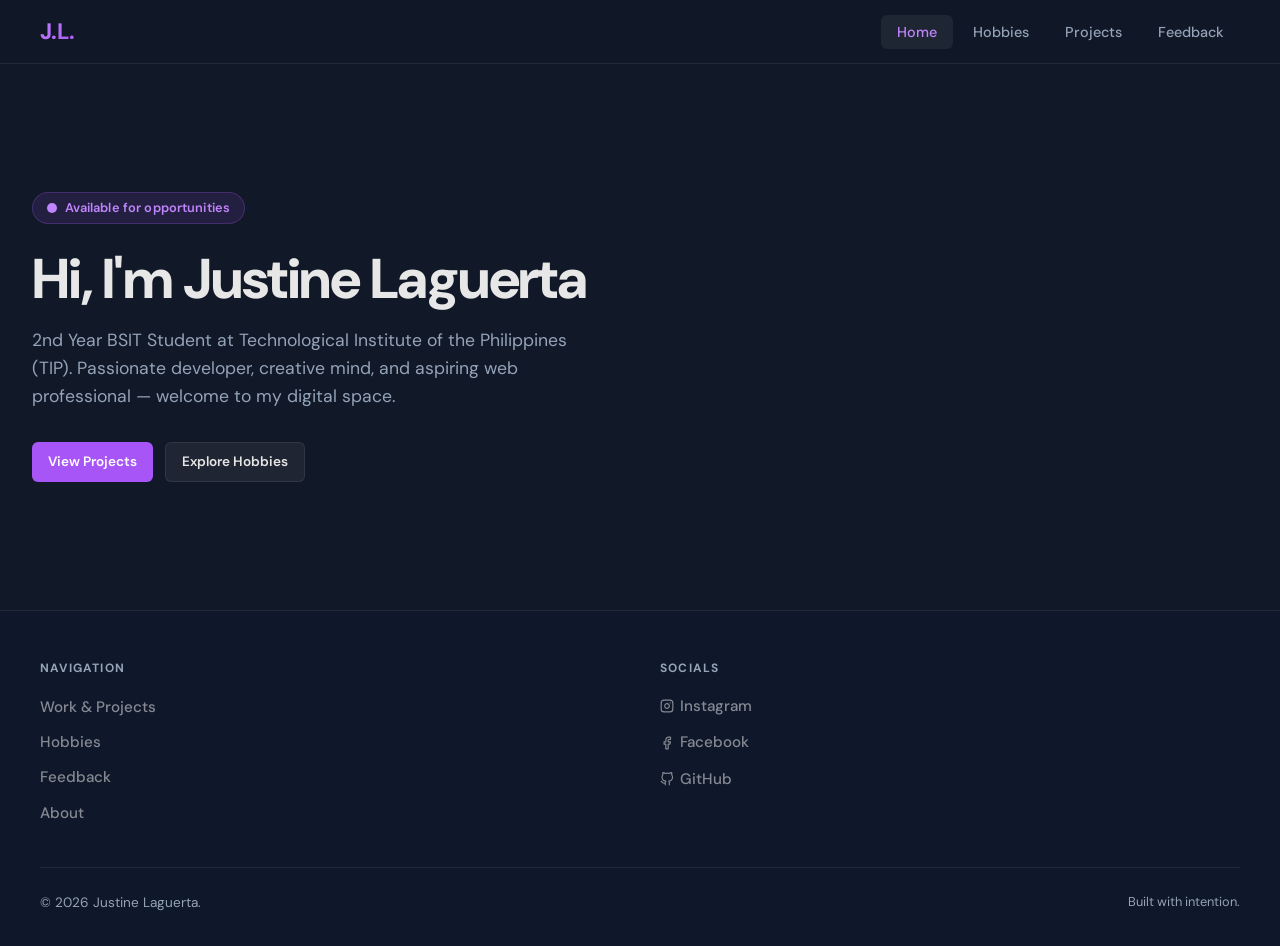
<file: WKWKWWK/index.html>
<!DOCTYPE html>
<html lang="en">
<head>
  <meta charset="UTF-8">
  <meta name="viewport" content="width=device-width, initial-scale=1.0">
  <title>Justine Laguerta — Portfolio</title>
  <meta name="description" content="2nd year BSIT Student at TIP. Developer, creative, and tech enthusiast — welcome to my portfolio.">
  <link rel="stylesheet" href="css/style.css">
  <script src="js/components.js" defer></script>
</head>
<body>
  <main>
    <div class="hero">
      <div class="hero-badge">
        <svg width="10" height="10" viewBox="0 0 10 10" fill="var(--accent-2)"><circle cx="5" cy="5" r="5"/></svg>
        Available for opportunities
      </div>
      <h1>Hi, I'm Justine Laguerta</h1>
      <p>2nd Year BSIT Student at Technological Institute of the Philippines (TIP). Passionate developer, creative mind, and aspiring web professional — welcome to my digital space.</p>
      <div class="hero-ctas">
        <a href="projects.html" class="btn btn-primary">View Projects</a>
        <a href="hobbies.html"  class="btn btn-ghost">Explore Hobbies</a>
      </div>
    </div>
  </main>
</body>
</html>
</file>
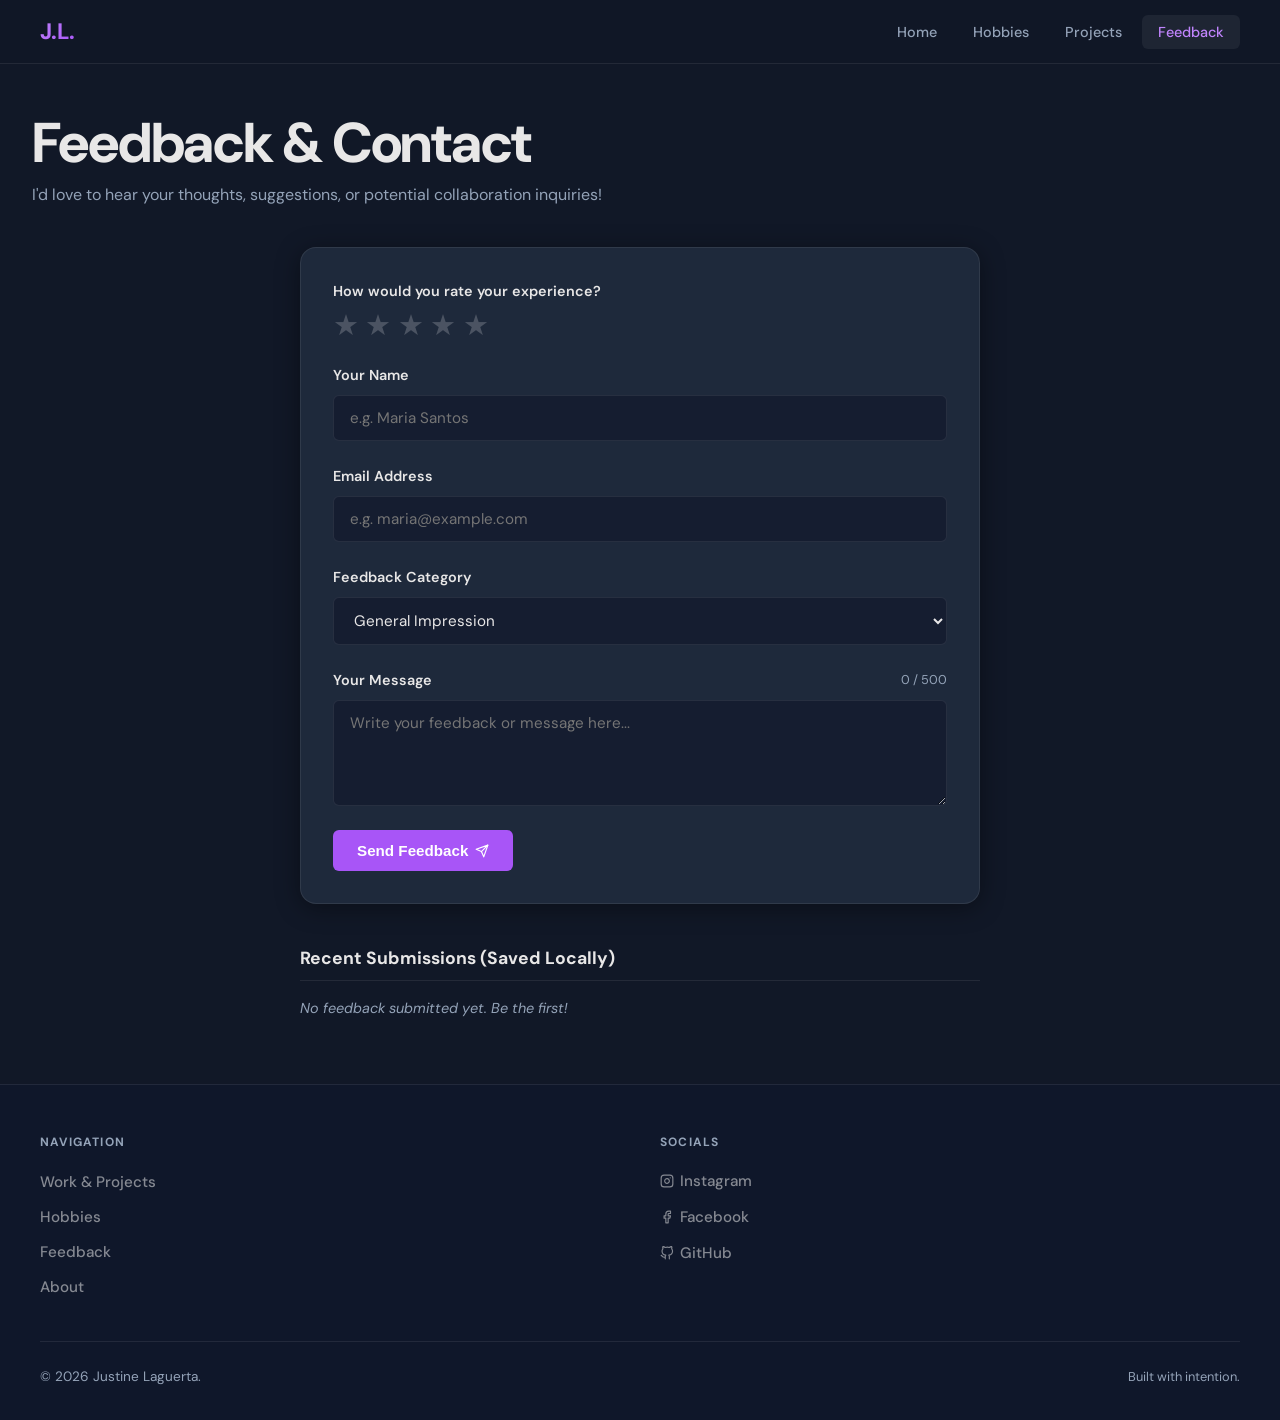
<file: WKWKWWK/feedback.html>
<!DOCTYPE html>
<html lang="en">
<head>
  <meta charset="UTF-8">
  <meta name="viewport" content="width=device-width, initial-scale=1.0">
  <title>Feedback — Justine Laguerta Portfolio</title>
  <meta name="description" content="Send your feedback, suggestions, or comments directly to Justine Laguerta.">
  <link rel="stylesheet" href="css/style.css">
  <script src="js/components.js" defer></script>
  <script src="js/feedback.js" defer></script>
</head>
<body>
  <main>
    <div class="page-header">
      <h1>Feedback & Contact</h1>
      <p>I'd love to hear your thoughts, suggestions, or potential collaboration inquiries!</p>
    </div>

    <div class="feedback-container">
      <form id="feedback-form" class="feedback-form" novalidate>
        <!-- Rating Stars -->
        <div class="form-group">
          <label class="form-label">How would you rate your experience?</label>
          <div class="star-rating" id="star-rating">
            <button type="button" class="star-btn" data-value="1" aria-label="1 star">&#9733;</button>
            <button type="button" class="star-btn" data-value="2" aria-label="2 stars">&#9733;</button>
            <button type="button" class="star-btn" data-value="3" aria-label="3 stars">&#9733;</button>
            <button type="button" class="star-btn" data-value="4" aria-label="4 stars">&#9733;</button>
            <button type="button" class="star-btn" data-value="5" aria-label="5 stars">&#9733;</button>
          </div>
          <input type="hidden" id="rating-value" name="rating" value="0">
          <span class="error-msg" id="rating-error">Please select a rating score.</span>
        </div>

        <!-- Name Field -->
        <div class="form-group">
          <label for="fb-name" class="form-label">Your Name</label>
          <input type="text" id="fb-name" name="name" class="form-input" placeholder="e.g. Maria Santos" required>
          <span class="error-msg" id="name-error">Please enter your name (at least 2 characters).</span>
        </div>

        <!-- Email Field -->
        <div class="form-group">
          <label for="fb-email" class="form-label">Email Address</label>
          <input type="email" id="fb-email" name="email" class="form-input" placeholder="e.g. maria@example.com" required>
          <span class="error-msg" id="email-error">Please enter a valid email address.</span>
        </div>

        <!-- Category Select -->
        <div class="form-group">
          <label for="fb-category" class="form-label">Feedback Category</label>
          <select id="fb-category" name="category" class="form-select">
            <option value="general">General Impression</option>
            <option value="ui-ux">UI / UX & Design</option>
            <option value="bug">Bug Report / Issue</option>
            <option value="opportunity">Project / Job Opportunity</option>
          </select>
        </div>

        <!-- Message Field with Character Counter -->
        <div class="form-group">
          <div class="label-with-counter">
            <label for="fb-message" class="form-label">Your Message</label>
            <span class="char-counter" id="char-counter">0 / 500</span>
          </div>
          <textarea id="fb-message" name="message" class="form-textarea" rows="4" maxlength="500" placeholder="Write your feedback or message here..." required></textarea>
          <span class="error-msg" id="message-error">Please enter a message (at least 10 characters).</span>
        </div>

        <button type="submit" class="btn btn-primary btn-submit">
          <span>Send Feedback</span>
          <svg xmlns="http://www.w3.org/2000/svg" width="16" height="16" viewBox="0 0 24 24" fill="none" stroke="currentColor" stroke-width="2" stroke-linecap="round" stroke-linejoin="round"><line x1="22" y1="2" x2="11" y2="13"/><polygon points="22 2 15 22 11 13 2 9 22 2"/></svg>
        </button>
      </form>

      <!-- Success Notification / Card -->
      <div id="feedback-success" class="feedback-success" style="display: none;">
        <div class="success-icon">&#10004;</div>
        <h2>Thank You for Your Feedback!</h2>
        <p>Your response has been saved locally and logged to the system.</p>
        <button id="reset-form-btn" class="btn btn-ghost" style="margin-top: 1.5rem;">Submit Another Response</button>
      </div>

      <!-- Live Recent Submissions List -->
      <div class="recent-feedback-section">
        <h3>Recent Submissions (Saved Locally)</h3>
        <div id="feedback-list" class="feedback-list">
          <p class="empty-msg">No feedback submitted yet. Be the first!</p>
        </div>
      </div>
    </div>
  </main>
</body>
</html>
</file>
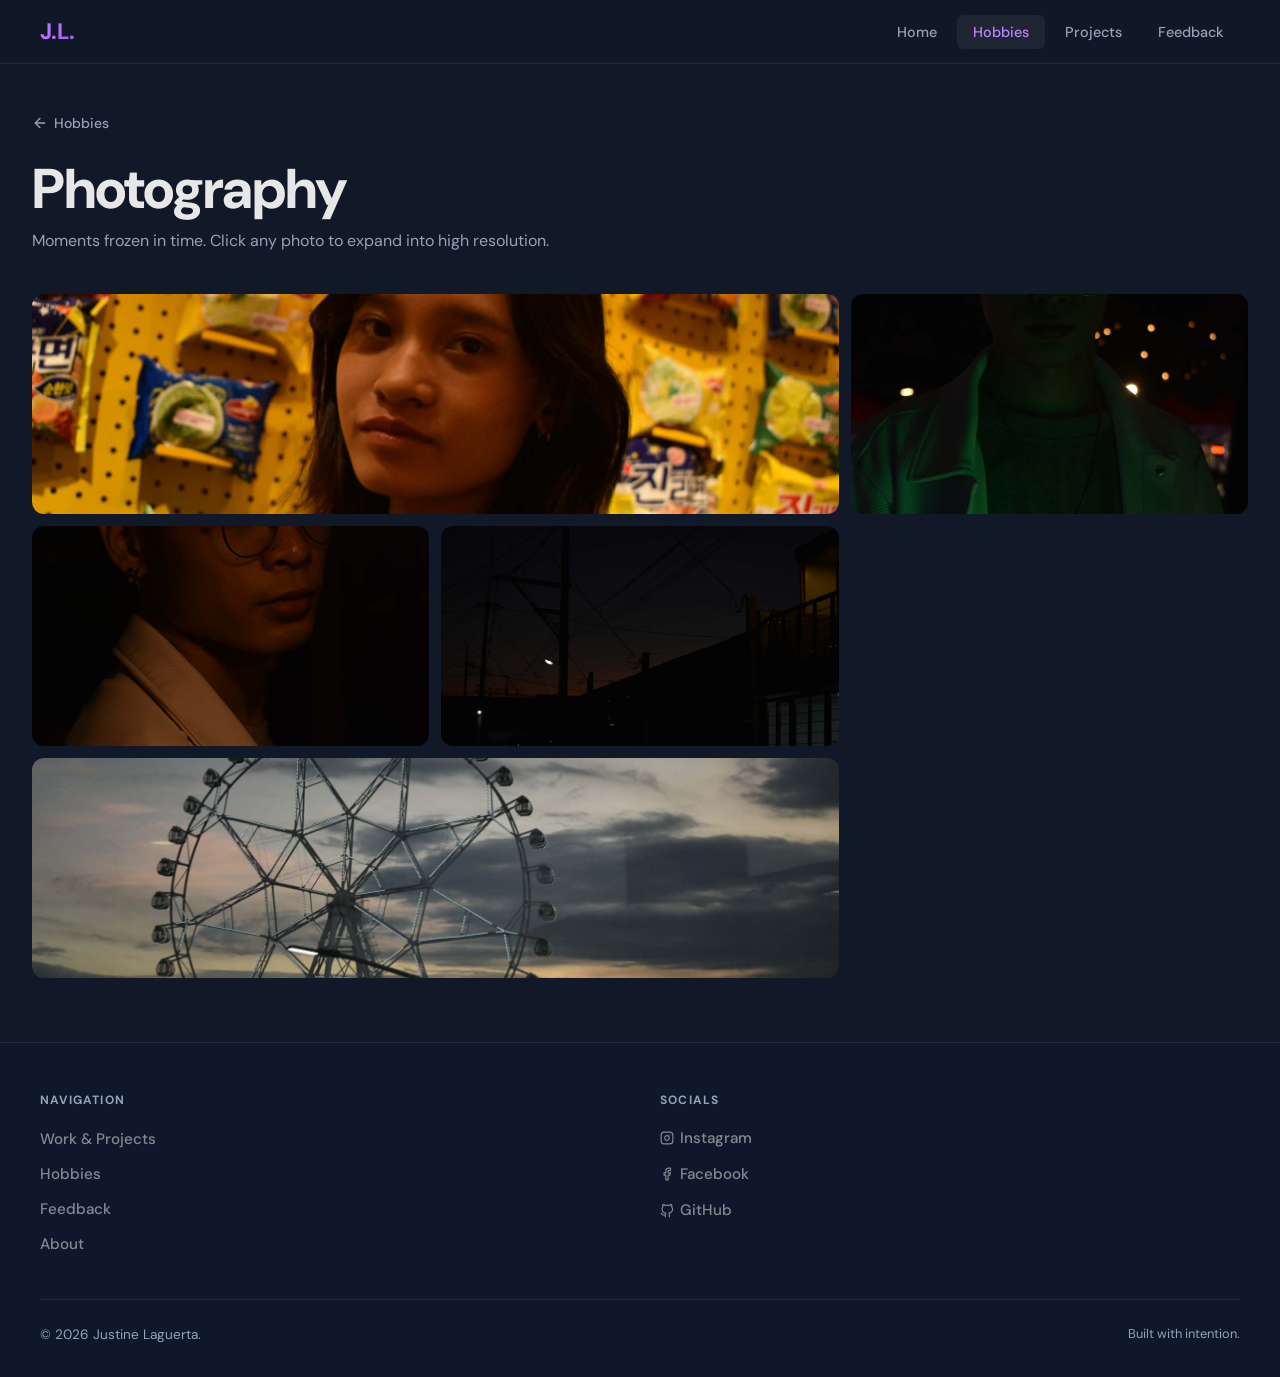
<file: WKWKWWK/photography.html>
<!DOCTYPE html>
<html lang="en">
<head>
  <meta charset="UTF-8">
  <meta name="viewport" content="width=device-width, initial-scale=1.0">
  <title>Photography — C.B Portfolio</title>
  <meta name="description" content="A photography gallery. Click any image to view full size.">
  <link rel="stylesheet" href="css/style.css">
  <script src="js/components.js" defer></script>
  <script src="js/shelves.js"    defer></script>
</head>
<body>
  <main>
    <a href="hobbies.html" class="back-link">
      <svg width="16" height="16" xmlns="http://www.w3.org/2000/svg" viewBox="0 0 24 24" fill="none" stroke="currentColor" stroke-width="2" stroke-linecap="round" stroke-linejoin="round"><line x1="19" y1="12" x2="5" y2="12"/><polyline points="12 19 5 12 12 5"/></svg>
      Hobbies
    </a>
    <div class="page-header">
      <h1>Photography</h1>
      <p>Moments frozen in time. Click any photo to expand into high resolution.</p>
    </div>
    <div id="photo-grid" class="photo-grid">
      <!-- Rendered by shelves.js -->
    </div>
  </main>
</body>
</html>
</file>
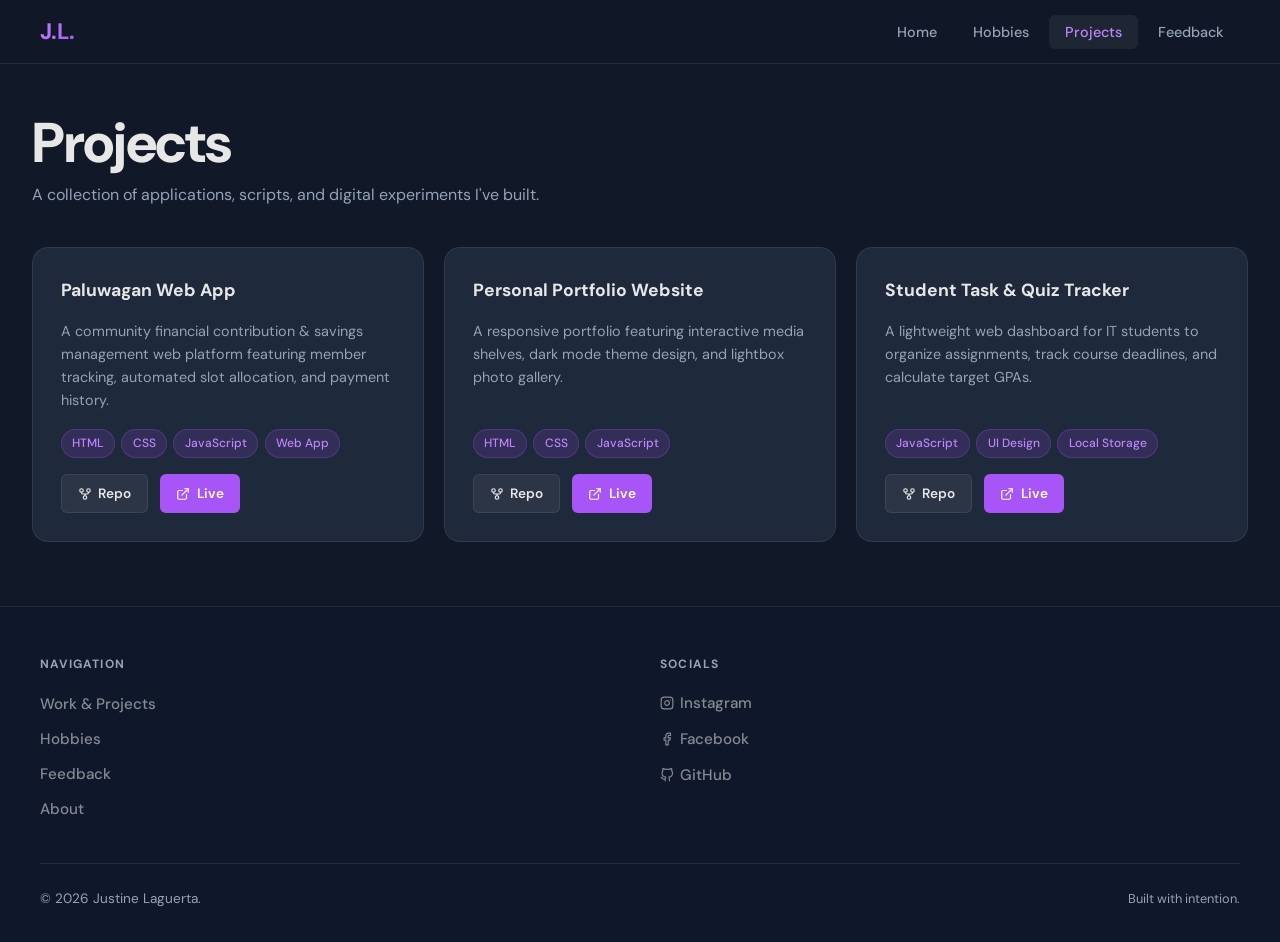
<file: WKWKWWK/projects.html>
<!DOCTYPE html>
<html lang="en">
<head>
  <meta charset="UTF-8">
  <meta name="viewport" content="width=device-width, initial-scale=1.0">
  <title>Projects — C.B Portfolio</title>
  <meta name="description" content="Coding projects — web apps, CLI tools, and more.">
  <link rel="stylesheet" href="css/style.css">
  <script src="js/components.js" defer></script>
  <script src="js/shelves.js"    defer></script>
</head>
<body>
  <main>
    <div class="page-header">
      <h1>Projects</h1>
      <p>A collection of applications, scripts, and digital experiments I've built.</p>
    </div>
    <div id="projects-grid" class="project-grid">
      <!-- Rendered by shelves.js -->
    </div>
  </main>
</body>
</html>
</file>
<file: WKWKWWK/css/style.css>
@import url('https://fonts.googleapis.com/css2?family=DM+Sans:ital,opsz,wght@0,9..40,100..1000;1,9..40,100..1000&display=swap');

/* =====================
   DESIGN TOKENS — Kaitovault-inspired
   ===================== */
:root {
  --bg: #111827;
  --bg-card: #1e293b;
  --bg-hover: #263548;
  --bg-dark: #0f172a;

  --accent: #a855f7;
  --accent-2: #c084fc;
  --accent-dim: rgba(168, 85, 247, 0.15);
  --accent-glow: rgba(168, 85, 247, 0.1);

  --text: #e8e7e7;
  --text-muted: #94a3b8;
  --text-dim: rgba(232, 231, 231, 0.55);
  --border: rgba(255, 255, 255, 0.08);
  --border-hover: rgba(168, 85, 247, 0.4);

  --radius-sm: 0.375rem;
  --radius: 0.75rem;
  --radius-lg: 1rem;
  --radius-xl: 1.25rem;

  --font: 'DM Sans', ui-sans-serif, system-ui, sans-serif;

  --shadow-card: 0 4px 24px rgba(0, 0, 0, 0.4);
  --shadow-hover: 0 12px 40px rgba(0, 0, 0, 0.5);
  --shadow-glow: 0 0 40px rgba(168, 85, 247, 0.12);

  --transition: all 0.2s cubic-bezier(0.4, 0, 0.2, 1);
}

/* =====================
   RESET & BASE
   ===================== */
*,
*::before,
*::after {
  box-sizing: border-box;
  margin: 0;
  padding: 0;
}

html {
  scroll-behavior: smooth;
}

body {
  font-family: var(--font);
  background-color: var(--bg);
  color: var(--text);
  min-height: 100vh;
  display: flex;
  flex-direction: column;
  line-height: 1.6;
  -webkit-font-smoothing: antialiased;
}

* {
  scrollbar-width: thin;
  scrollbar-color: var(--accent) var(--bg);
}

::selection {
  background: var(--accent);
  color: #fff;
}

/* =====================
   TYPOGRAPHY
   ===================== */
h1 {
  font-size: clamp(2rem, 5vw, 3.5rem);
  font-weight: 800;
  letter-spacing: -0.02em;
  line-height: 1.1;
  color: var(--text);
}

h2 {
  font-size: clamp(1.4rem, 3vw, 2rem);
  font-weight: 700;
  letter-spacing: -0.01em;
  color: var(--text);
}

h3 {
  font-size: 1.1rem;
  font-weight: 700;
  color: var(--text);
}

p {
  color: var(--text-muted);
  line-height: 1.6;
}

/* =====================
   NAVIGATION
   ===================== */
header {
  position: sticky;
  top: 0;
  z-index: 100;
  background: rgba(17, 24, 39, 0.85);
  backdrop-filter: blur(20px);
  -webkit-backdrop-filter: blur(20px);
  border-bottom: 1px solid var(--border);
  padding: 0 2.5rem;
  height: 64px;
  display: flex;
  align-items: center;
  justify-content: space-between;
}

.logo {
  font-size: 1.4rem;
  font-weight: 800;
  color: var(--text);
  text-decoration: none;
  letter-spacing: -0.03em;
  background: linear-gradient(135deg, var(--accent-2), var(--accent));
  -webkit-background-clip: text;
  -webkit-text-fill-color: transparent;
  background-clip: text;
  transition: opacity 0.2s;
}

.logo:hover {
  opacity: 0.85;
}

nav ul.nav-links {
  display: flex;
  gap: 0.25rem;
  list-style: none;
  align-items: center;
}

.nav-links a {
  font-size: 0.9rem;
  font-weight: 500;
  color: var(--text-muted);
  text-decoration: none;
  padding: 0.5rem 1rem;
  border-radius: var(--radius-sm);
  transition: var(--transition);
}

.nav-links a:hover,
.nav-links a.active {
  color: var(--text);
  background: rgba(255, 255, 255, 0.06);
}

.nav-links a.active {
  color: var(--accent-2);
}

/* =====================
   MAIN LAYOUT
   ===================== */
main {
  flex-grow: 1;
  max-width: 1280px;
  margin: 0 auto;
  width: 100%;
  padding: 3rem 2rem 4rem;
}

/* =====================
   PAGE HEADER
   ===================== */
.page-header {
  margin-bottom: 2.5rem;
}

.page-header h1 {
  margin-bottom: 0.5rem;
}

.page-header p {
  font-size: 1rem;
}

.back-link {
  display: inline-flex;
  align-items: center;
  gap: 0.4rem;
  font-size: 0.875rem;
  font-weight: 500;
  color: var(--text-muted);
  text-decoration: none;
  margin-bottom: 1.5rem;
  transition: color 0.2s;
}

.back-link:hover {
  color: var(--accent-2);
}

/* =====================
   SECTION LABEL
   ===================== */
.section-label {
  display: flex;
  align-items: center;
  gap: 0.75rem;
  margin-bottom: 1.5rem;
}

.section-label h2 {
  margin: 0;
}

.section-label-line {
  flex: 1;
  height: 1px;
  background: var(--border);
}

/* =====================
   CARD GRID
   ===================== */
.card-grid {
  display: grid;
  grid-template-columns: repeat(auto-fill, minmax(200px, 1fr));
  gap: 1.25rem;
}

/* =====================
   MEDIA CARD (Movies, Series)
   ===================== */
.media-card {
  border-radius: var(--radius);
  overflow: hidden;
  background: var(--bg-card);
  border: 1px solid var(--border);
  cursor: pointer;
  transition: var(--transition);
  display: flex;
  flex-direction: column;
  position: relative;
}

.media-card:hover {
  transform: translateY(-4px) scale(1.01);
  border-color: var(--border-hover);
  box-shadow: var(--shadow-hover);
}

.media-card-poster {
  aspect-ratio: 2/3;
  overflow: hidden;
  background: #0f172a;
  position: relative;
}

.media-card-poster img {
  width: 100%;
  height: 100%;
  object-fit: cover;
  transition: transform 0.4s ease;
  display: block;
}

.media-card:hover .media-card-poster img {
  transform: scale(1.06);
}

.media-card-overlay {
  position: absolute;
  inset: 0;
  background: linear-gradient(to top,
      rgba(15, 23, 42, 0.95) 0%,
      rgba(15, 23, 42, 0.4) 50%,
      transparent 100%);
  opacity: 0;
  transition: opacity 0.3s ease;
  display: flex;
  align-items: flex-end;
  padding: 1rem;
}

.media-card:hover .media-card-overlay {
  opacity: 1;
}

.media-card-note {
  font-size: 0.8rem;
  color: var(--text);
  line-height: 1.4;
}

.media-card-body {
  padding: 0.875rem;
}

.media-card-title {
  font-size: 0.9rem;
  font-weight: 600;
  color: var(--text);
  white-space: nowrap;
  overflow: hidden;
  text-overflow: ellipsis;
  margin-bottom: 0.25rem;
}

/* =====================
   HUB CARDS (Hobbies page)
   ===================== */
.hub-grid {
  display: grid;
  grid-template-columns: repeat(auto-fill, minmax(260px, 1fr));
  gap: 1.25rem;
}

.hub-card {
  border-radius: var(--radius-lg);
  overflow: hidden;
  background: var(--bg-card);
  border: 1px solid var(--border);
  text-decoration: none;
  color: var(--text);
  display: block;
  transition: var(--transition);
  position: relative;
}

.hub-card:hover {
  transform: translateY(-3px);
  border-color: var(--border-hover);
  box-shadow: var(--shadow-hover);
}

.hub-card-img {
  height: 160px;
  overflow: hidden;
  background: var(--bg-dark);
}

.hub-card-img img {
  width: 100%;
  height: 100%;
  object-fit: cover;
  display: block;
  transition: transform 0.4s ease;
}

.hub-card:hover .hub-card-img img {
  transform: scale(1.06);
}

.hub-card-body {
  padding: 1.25rem;
  display: flex;
  align-items: center;
  justify-content: space-between;
}

.hub-card-title {
  font-size: 1.1rem;
  font-weight: 700;
  color: var(--text);
}

.hub-card-icon {
  width: 20px;
  height: 20px;
  stroke: var(--text-muted);
  transition: transform 0.2s, stroke 0.2s;
}

.hub-card:hover .hub-card-icon {
  transform: translateX(3px);
  stroke: var(--accent-2);
}

/* =====================
   PROJECT CARDS
   ===================== */
.project-grid {
  display: grid;
  grid-template-columns: repeat(auto-fill, minmax(320px, 1fr));
  gap: 1.25rem;
}

.project-card {
  background: var(--bg-card);
  border: 1px solid var(--border);
  border-radius: var(--radius-lg);
  padding: 1.75rem;
  transition: var(--transition);
  display: flex;
  flex-direction: column;
  gap: 1rem;
}

.project-card:hover {
  border-color: var(--border-hover);
  box-shadow: var(--shadow-hover), var(--shadow-glow);
  transform: translateY(-2px);
}

.project-card h3 {
  font-size: 1.1rem;
  font-weight: 700;
}

.project-card p {
  font-size: 0.9rem;
  line-height: 1.6;
}

.tag-group {
  display: flex;
  flex-wrap: wrap;
  gap: 0.4rem;
  margin-top: auto;
}

.tag {
  font-size: 0.75rem;
  font-weight: 500;
  padding: 0.25rem 0.65rem;
  border-radius: 9999px;
  background: rgba(168, 85, 247, 0.15);
  color: var(--accent-2);
  border: 1px solid rgba(168, 85, 247, 0.25);
}

.project-links {
  display: flex;
  gap: 0.75rem;
}

.btn {
  display: inline-flex;
  align-items: center;
  gap: 0.4rem;
  font-size: 0.85rem;
  font-weight: 600;
  padding: 0.5rem 1rem;
  border-radius: var(--radius-sm);
  text-decoration: none;
  transition: var(--transition);
  cursor: pointer;
  border: none;
}

.btn-primary {
  background: var(--accent);
  color: #fff;
}

.btn-primary:hover {
  background: var(--accent-2);
  box-shadow: 0 0 20px rgba(168, 85, 247, 0.4);
}

.btn-ghost {
  background: rgba(255, 255, 255, 0.06);
  color: var(--text);
  border: 1px solid var(--border);
}

.btn-ghost:hover {
  background: rgba(255, 255, 255, 0.1);
  border-color: rgba(255, 255, 255, 0.2);
}

.btn svg {
  width: 14px;
  height: 14px;
  stroke: currentColor;
}

/* =====================
   MUSIC ACCORDION
   ===================== */
.music-list {
  display: flex;
  flex-direction: column;
  gap: 0.75rem;
}

.artist-card {
  background: var(--bg-card);
  border: 1px solid var(--border);
  border-radius: var(--radius-lg);
  overflow: hidden;
  transition: border-color 0.2s;
}

.artist-card.open {
  border-color: rgba(168, 85, 247, 0.3);
  box-shadow: 0 0 30px rgba(168, 85, 247, 0.08);
}

.artist-trigger {
  display: flex;
  align-items: center;
  gap: 1.25rem;
  padding: 1.25rem;
  cursor: pointer;
  user-select: none;
  transition: background 0.15s;
}

.artist-trigger:hover {
  background: rgba(255, 255, 255, 0.03);
}

.artist-cover-wrap {
  position: relative;
  width: 80px;
  height: 80px;
  flex-shrink: 0;
  border-radius: var(--radius);
  overflow: hidden;
  box-shadow: 0 4px 16px rgba(0, 0, 0, 0.4);
}

.artist-cover-wrap img {
  width: 100%;
  height: 100%;
  object-fit: cover;
  display: block;
  transition: transform 0.3s;
}

.artist-card.open .artist-cover-wrap img {
  transform: scale(1.05);
}

.artist-cover-overlay {
  position: absolute;
  inset: 0;
  background: linear-gradient(135deg, rgba(168, 85, 247, 0.25), transparent);
  pointer-events: none;
}

.artist-info {
  flex: 1;
  min-width: 0;
}

.artist-name {
  font-size: 1.3rem;
  font-weight: 700;
  color: var(--text);
  margin-bottom: 0.2rem;
}

.artist-sub {
  font-size: 0.8rem;
  color: var(--text-muted);
}

.chevron {
  width: 20px;
  height: 20px;
  stroke: var(--text-muted);
  flex-shrink: 0;
  transition: transform 0.3s ease, stroke 0.2s;
}

.artist-card.open .chevron {
  transform: rotate(180deg);
  stroke: var(--accent-2);
}

/* Tracklist */
.tracklist-panel {
  max-height: 0;
  overflow: hidden;
  transition: max-height 0.4s cubic-bezier(0.4, 0, 0.2, 1);
}

.artist-card.open .tracklist-panel {
  max-height: 600px;
}

.tracklist {
  list-style: none;
  border-top: 1px solid var(--border);
  padding: 0.5rem 0;
}

.tracklist li {
  display: flex;
  align-items: center;
  gap: 1rem;
  padding: 0.8rem 1.25rem;
  transition: background 0.15s;
  border-radius: 0;
}

.tracklist li:hover {
  background: rgba(255, 255, 255, 0.03);
}

.track-num {
  font-size: 0.75rem;
  font-weight: 500;
  color: var(--text-muted);
  width: 1.5rem;
  text-align: right;
  flex-shrink: 0;
  font-feature-settings: 'tnum';
}

.track-name {
  flex: 1;
  font-size: 0.9rem;
  font-weight: 500;
  color: var(--text-dim);
}

.track-name.highlight {
  color: var(--accent-2);
  font-weight: 600;
}

.track-icon {
  width: 15px;
  height: 15px;
  stroke: rgba(255, 255, 255, 0.15);
  flex-shrink: 0;
  transition: stroke 0.15s;
}

.tracklist li:hover .track-icon {
  stroke: var(--accent-2);
}

/* =====================
   PHOTOGRAPHY GRID
   ===================== */
.photo-grid {
  display: grid;
  grid-template-columns: repeat(3, 1fr);
  grid-auto-rows: 220px;
  gap: 0.75rem;
}

.photo-item {
  border-radius: var(--radius);
  overflow: hidden;
  background: var(--bg-card);
  cursor: zoom-in;
  position: relative;
  transition: var(--transition);
}

.photo-item:hover {
  transform: scale(1.01);
  box-shadow: var(--shadow-hover);
  z-index: 2;
}

.photo-item img {
  width: 100%;
  height: 100%;
  object-fit: cover;
  display: block;
  transition: transform 0.4s ease;
}

.photo-item:hover img {
  transform: scale(1.06);
}

.photo-item:nth-child(3n+1) {
  grid-column: span 2;
}

.photo-item:nth-child(3n+2) {
  grid-column: span 1;
}

.photo-item:nth-child(3n+3) {
  grid-column: span 1;
}

.photo-item:nth-child(6n+4) {
  grid-column: span 1;
}

.photo-item:nth-child(6n+5) {
  grid-column: span 2;
}

.photo-zoom-overlay {
  position: absolute;
  inset: 0;
  background: rgba(0, 0, 0, 0);
  display: flex;
  align-items: center;
  justify-content: center;
  transition: background 0.25s;
}

.photo-item:hover .photo-zoom-overlay {
  background: rgba(0, 0, 0, 0.3);
}

.zoom-icon {
  opacity: 0;
  width: 40px;
  height: 40px;
  background: rgba(255, 255, 255, 0.15);
  backdrop-filter: blur(8px);
  border-radius: 50%;
  display: flex;
  align-items: center;
  justify-content: center;
  transition: opacity 0.25s;
}

.photo-item:hover .zoom-icon {
  opacity: 1;
}

.zoom-icon svg {
  width: 18px;
  height: 18px;
  stroke: #fff;
}

/* Lightbox */
.lightbox {
  position: fixed;
  inset: 0;
  background: rgba(0, 0, 0, 0.92);
  backdrop-filter: blur(16px);
  display: none;
  justify-content: center;
  align-items: center;
  z-index: 2000;
  cursor: zoom-out;
  padding: 2rem;
}

.lightbox.active {
  display: flex;
}

.lightbox img {
  max-width: 88vw;
  max-height: 88vh;
  object-fit: contain;
  border-radius: var(--radius);
  box-shadow: 0 32px 80px rgba(0, 0, 0, 0.8);
}

.lightbox-close {
  position: absolute;
  top: 1.5rem;
  right: 1.5rem;
  background: rgba(255, 255, 255, 0.1);
  backdrop-filter: blur(8px);
  border: 1px solid rgba(255, 255, 255, 0.15);
  border-radius: 50%;
  width: 42px;
  height: 42px;
  display: flex;
  align-items: center;
  justify-content: center;
  cursor: pointer;
  transition: background 0.2s;
}

.lightbox-close:hover {
  background: rgba(255, 255, 255, 0.2);
}

.lightbox-close svg {
  width: 18px;
  height: 18px;
  stroke: #fff;
}

/* =====================
   HERO
   ===================== */
.hero {
  padding: 5rem 0 4rem;
  max-width: 700px;
}

.hero-badge {
  display: inline-flex;
  align-items: center;
  gap: 0.5rem;
  font-size: 0.8rem;
  font-weight: 600;
  color: var(--accent-2);
  background: rgba(168, 85, 247, 0.12);
  border: 1px solid rgba(168, 85, 247, 0.25);
  padding: 0.3rem 0.85rem;
  border-radius: 9999px;
  margin-bottom: 1.5rem;
  letter-spacing: 0.01em;
}

.hero h1 {
  margin-bottom: 1rem;
}

.hero p {
  font-size: 1.1rem;
  max-width: 550px;
  margin-bottom: 2rem;
}

.hero-ctas {
  display: flex;
  gap: 0.75rem;
  flex-wrap: wrap;
}

/* =====================
   FOOTER
   ===================== */
footer {
  margin-top: auto;
  border-top: 1px solid var(--border);
  background: var(--bg-dark);
  padding: 3rem 2.5rem 2rem;
}

.footer-inner {
  max-width: 1280px;
  margin: 0 auto;
}

.footer-grid {
  display: grid;
  grid-template-columns: 1fr 1fr;
  gap: 2.5rem;
  padding-bottom: 2rem;
  border-bottom: 1px solid var(--border);
  margin-bottom: 1.5rem;
}

.footer-col h4 {
  font-size: 0.75rem;
  font-weight: 700;
  letter-spacing: 0.1em;
  text-transform: uppercase;
  color: var(--text-muted);
  margin-bottom: 1rem;
}

.footer-col ul {
  list-style: none;
}

.footer-col ul li {
  margin-bottom: 0.6rem;
}

.footer-col ul li a {
  font-size: 0.95rem;
  font-weight: 500;
  color: var(--text-dim);
  text-decoration: none;
  display: inline-flex;
  align-items: center;
  gap: 0.4rem;
  transition: color 0.15s;
}

.footer-col ul li a:hover {
  color: var(--text);
}

.footer-col a svg {
  width: 14px;
  height: 14px;
  stroke: currentColor;
  flex-shrink: 0;
}

.footer-bottom {
  font-size: 0.85rem;
  color: var(--text-muted);
  display: flex;
  justify-content: space-between;
  align-items: center;
  flex-wrap: wrap;
  gap: 0.5rem;
}

/* =====================
   DIVIDER
   ===================== */
.divider {
  height: 1px;
  background: var(--border);
  margin: 2rem 0;
}

/* =====================
   RESPONSIVE
   ===================== */
@media (max-width: 768px) {
  header {
    padding: 0 1.25rem;
  }

  main {
    padding: 2rem 1rem 3rem;
  }

  .hero {
    padding: 3rem 0 2rem;
  }

  .footer-grid {
    grid-template-columns: 1fr;
    gap: 1.5rem;
  }

  .card-grid,
  .hub-grid {
    grid-template-columns: repeat(auto-fill, minmax(160px, 1fr));
    gap: 0.75rem;
  }

  .photo-grid {
    grid-template-columns: repeat(2, 1fr);
    grid-auto-rows: 150px;
  }

  .photo-item {
    grid-column: span 1 !important;
  }

  .project-grid {
    grid-template-columns: 1fr;
  }
}

/* =====================
   FEEDBACK FORM STYLES
   ===================== */
.feedback-container {
  max-width: 680px;
  margin: 0 auto;
  display: flex;
  flex-direction: column;
  gap: 2.5rem;
}

.feedback-form {
  background: var(--bg-card);
  border: 1px solid var(--border);
  border-radius: var(--radius-lg);
  padding: 2rem;
  box-shadow: var(--shadow-card);
  display: flex;
  flex-direction: column;
  gap: 1.5rem;
}

.form-group {
  display: flex;
  flex-direction: column;
  gap: 0.5rem;
}

.form-label {
  font-size: 0.9rem;
  font-weight: 600;
  color: var(--text);
}

.label-with-counter {
  display: flex;
  justify-content: space-between;
  align-items: center;
}

.char-counter {
  font-size: 0.8rem;
  color: var(--text-muted);
}

.form-input,
.form-select,
.form-textarea {
  width: 100%;
  padding: 0.75rem 1rem;
  border-radius: var(--radius-sm);
  background: rgba(15, 23, 42, 0.6);
  border: 1px solid var(--border);
  color: var(--text);
  font-family: var(--font);
  font-size: 0.95rem;
  transition: var(--transition);
}

.form-input:focus,
.form-select:focus,
.form-textarea:focus {
  outline: none;
  border-color: var(--accent);
  box-shadow: 0 0 0 3px var(--accent-glow);
}

.form-select option {
  background: var(--bg-dark);
  color: var(--text);
}

/* Star Rating */
.star-rating {
  display: flex;
  gap: 0.4rem;
}

.star-btn {
  background: none;
  border: none;
  font-size: 1.8rem;
  color: rgba(255, 255, 255, 0.2);
  cursor: pointer;
  transition: color 0.15s, transform 0.15s;
  padding: 0;
  line-height: 1;
}

.star-btn:hover,
.star-btn.active {
  color: #fbbf24;
  transform: scale(1.15);
}

.error-msg {
  font-size: 0.8rem;
  color: #f87171;
  display: none;
  margin-top: 0.2rem;
}

.btn-submit {
  align-self: flex-start;
  padding: 0.75rem 1.5rem;
  font-size: 0.95rem;
}

/* Success Card */
.feedback-success {
  background: var(--bg-card);
  border: 1px solid rgba(168, 85, 247, 0.4);
  border-radius: var(--radius-lg);
  padding: 2.5rem 2rem;
  text-align: center;
  box-shadow: var(--shadow-glow);
}

.success-icon {
  width: 50px;
  height: 50px;
  background: var(--accent-dim);
  color: var(--accent-2);
  border-radius: 50%;
  display: flex;
  align-items: center;
  justify-content: center;
  font-size: 1.5rem;
  margin: 0 auto 1rem;
}

/* Recent Submissions List */
.recent-feedback-section h3 {
  margin-bottom: 1rem;
  border-bottom: 1px solid var(--border);
  padding-bottom: 0.5rem;
}

.feedback-list {
  display: flex;
  flex-direction: column;
  gap: 1rem;
}

.feedback-card {
  background: var(--bg-card);
  border: 1px solid var(--border);
  border-radius: var(--radius);
  padding: 1.25rem;
}

.feedback-card-header {
  display: flex;
  justify-content: space-between;
  align-items: flex-start;
  margin-bottom: 0.5rem;
}

.feedback-card-author {
  font-weight: 700;
  color: var(--text);
  margin-right: 0.5rem;
}

.feedback-card-category {
  font-size: 0.75rem;
  padding: 0.2rem 0.5rem;
  border-radius: 9999px;
  background: var(--accent-dim);
  color: var(--accent-2);
  text-transform: capitalize;
}

.feedback-card-stars {
  color: #fbbf24;
  letter-spacing: 0.1em;
}

.feedback-card-msg {
  font-size: 0.9rem;
  color: var(--text-muted);
  line-height: 1.5;
  margin-bottom: 0.5rem;
}

.feedback-card-date {
  font-size: 0.75rem;
  color: var(--text-dim);
}

.empty-msg {
  font-style: italic;
  color: var(--text-muted);
  font-size: 0.9rem;
}
</file>
